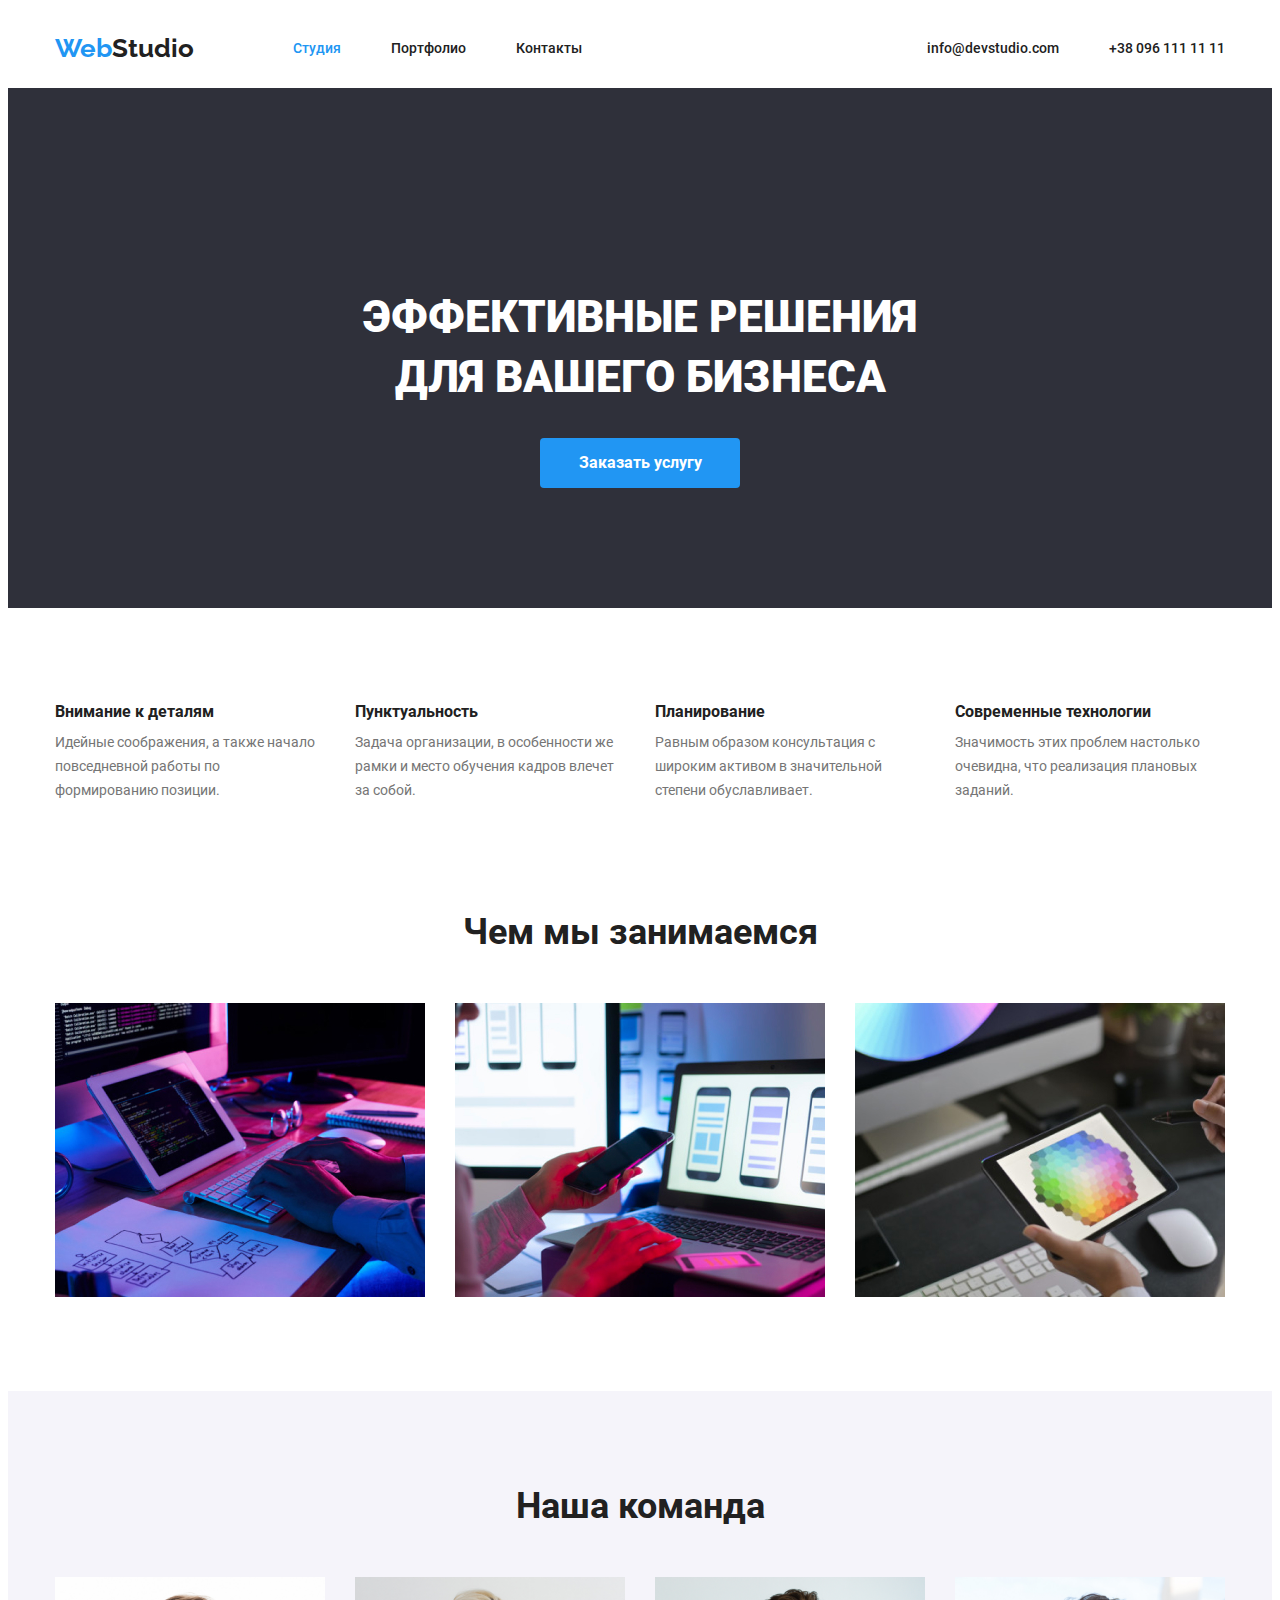
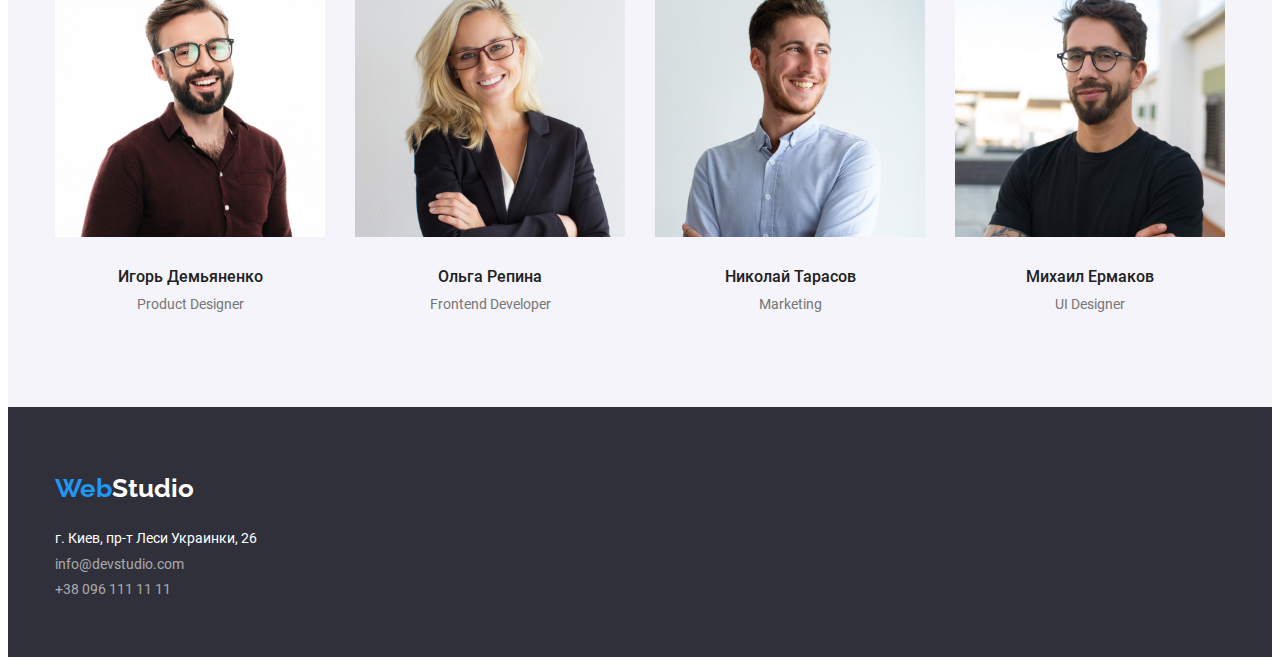
<file: index.html>
<!DOCTYPE html>
<html lang="ru">
<head>
    <meta charset="UTF-8">
    <meta name="viewport" content="width=device-width, initial-scale=1.0">
    <title>Студия</title>
    <link href="https://fonts.googleapis.com/css2?family=Raleway:wght@700&display=swap" rel="stylesheet">
    <link rel="stylesheet" href="https://cdnjs.cloudflare.com/ajax/libs/modern-normalize/1.0.0/modern-normalize.min.css" integrity="sha512-ISS7cAi1PEhQ8jnbJpJZMd29NlhNj4AWYyLOSp2CE/CsHxTCu+r+t0D2yoJudVrd0/8fTVPUVDzY5Tvli75u/g==" crossorigin="anonymous" />
    <link rel="stylesheet" href="./css/style.css">
</head>
<body class="body">
  <header class="header">
    <div class="container-menu">
    <a class="logo-header" href="index.html">
       <span class="logo-web">Web</span><span class="logo-studio">Studio</span>
    </a>
    <nav class="menu">
     <ul class="list-menu">
       <li class="item-menu"><a class="link-menu link-studia" href="#contacts">Студия</a></li> 
       <li class="item-menu"><a class="link-menu" href="portfolio.html">Портфолио</a></li>
       <li class="item-menu"><a class="link-menu" href="index.html">Контакты</a></li> 
     </ul>
    </nav>
     <ul class="list-contacts">
       <li class="item-contacts" ><a class="link-contacts" href="mailto:info@devstudio.com">info@devstudio.com</a></li>
       <li class="item-contacts"><a class="link-contacts" href="tel:++380961111111">+38 096 111 11 11</a></li>
     </ul> 
    </div>   
  </header> 
  <section class="service-order">
   <div class="container-service-order">
    <h1 class="service-order-text">Эффективные решения для вашего бизнеса</h1>
    <button class="button" type="button">Заказать услугу</button>
   </div>  
  </section>  
  <section class="description">
   <h2 hidden>description</h2>
    <div class="container container-description">
    <ul class="list-description">
      <li class="item-description">
        <h3 class="description-heading">Внимание к деталям</h3>
        <p class="description-text">
          Идейные соображения, а также начало повседневной работы по формированию позиции.
        </p>
      </li>
      <li class="item-description">
        <h3 class="description-heading">Пунктуальность</h3>
        <p class="description-text">
          Задача организации, в особенности же рамки и место обучения кадров влечет за собой.
        </p>
      </li>
      <li class="item-description">
        <h3 class="description-heading">Планирование</h3>
        <p class="description-text">
          Равным образом консультация с широким активом в значительной степени обуславливает.
        </p>
      </li>
      <li class="item-description">
        <h3 class="description-heading">Современные технологии</h3>
        <p class="description-text">
          Значимость этих проблем настолько очевидна, что реализация плановых заданий.
        </p>
      </li>
    </ul>
    </div>
  </section>
  <section class="about">
    <h2 class="about-heading">Чем мы занимаемся</h2>
    <div class="container">
     <ul class="list-about">
       <li class="item-about">
         <img class="about-img" src="./images/activity/img.jpg" alt="" width="370" height="294"
         ></li>
       <li class="item-about">
         <img class="about-img" src="./images/activity/img1.jpg" alt="" width="370" height="294"
         ></li>
       <li class="item-about">
         <img class="about-img" src="./images/activity/img2.jpg" alt="" width="370" height="294">
        </li>
     </ul>
    </div>
  </section>
  <section class="team">
    <h2 class="team-heading">Наша команда</h2>
    <div class="container">
    <ul class="list-team">
      <li class="item-team">
        <img class="team-img" src="./images/team/img1.jpg" alt="Игорь Демьяненко" width="270" height="260">
        <h3 class="worker-name">Игорь Демьяненко</h3>
        <p class="worker-position" lang="en">Product Designer</p>
      </li>
      <li class="item-team">
        <img class="team-img" src="./images/team/img2.jpg" alt="Ольга Репина" width="270" height="260">
        <h3 class="worker-name">Ольга Репина</h3>
        <p class="worker-position" lang="en">Frontend Developer</p>
      </li>
      <li class="item-team">
        <img class="team-img" src="./images/team/img3.jpg" alt="Николай Тарасов" width="270" height="260">
        <h3 class="worker-name">Николай Тарасов</h3>
        <p class="worker-position" lang="en">Marketing</p>
      </li>
      <li class="item-team">
        <img class="team-img" src="./images/team/img4.jpg" alt="Михаил Ермаков" width="270" height="260">
        <h3 class="worker-name">Михаил Ермаков</h3>
        <p class="worker-position" lang="en">UI Designer</p>
      </li>
    </ul>
  </div>
  </section>
  <footer class="footer">
    <div class="container">
    <a href="index.html">
      <span class="logo-footer">
        <span class="logo-web">Web</span><span class="logo-studio-footer">Studio</span>
      </span>
    </a>
    <address id="contacts">
     <ul>
      <li>
        <a class="footer-link-map" href="https://goo.gl/maps/ACdzL3tpui1tPzMU7" target="_blank" rel="noopener noreferer">г. Киев, пр-т Леси Украинки, 26</a>
      </li>
      <li>
        <a class="footer-link-contacts" href="mailto:info@devstudio.com">info@devstudio.com</a>
      </li>
      <li>
        <a class="footer-link-contacts" href="tel:++380961111111">+38 096 111 11 11</a>
      </li>
    </ul> 
    </address>
  </div>
  </footer>
</body>
</html>
</file>
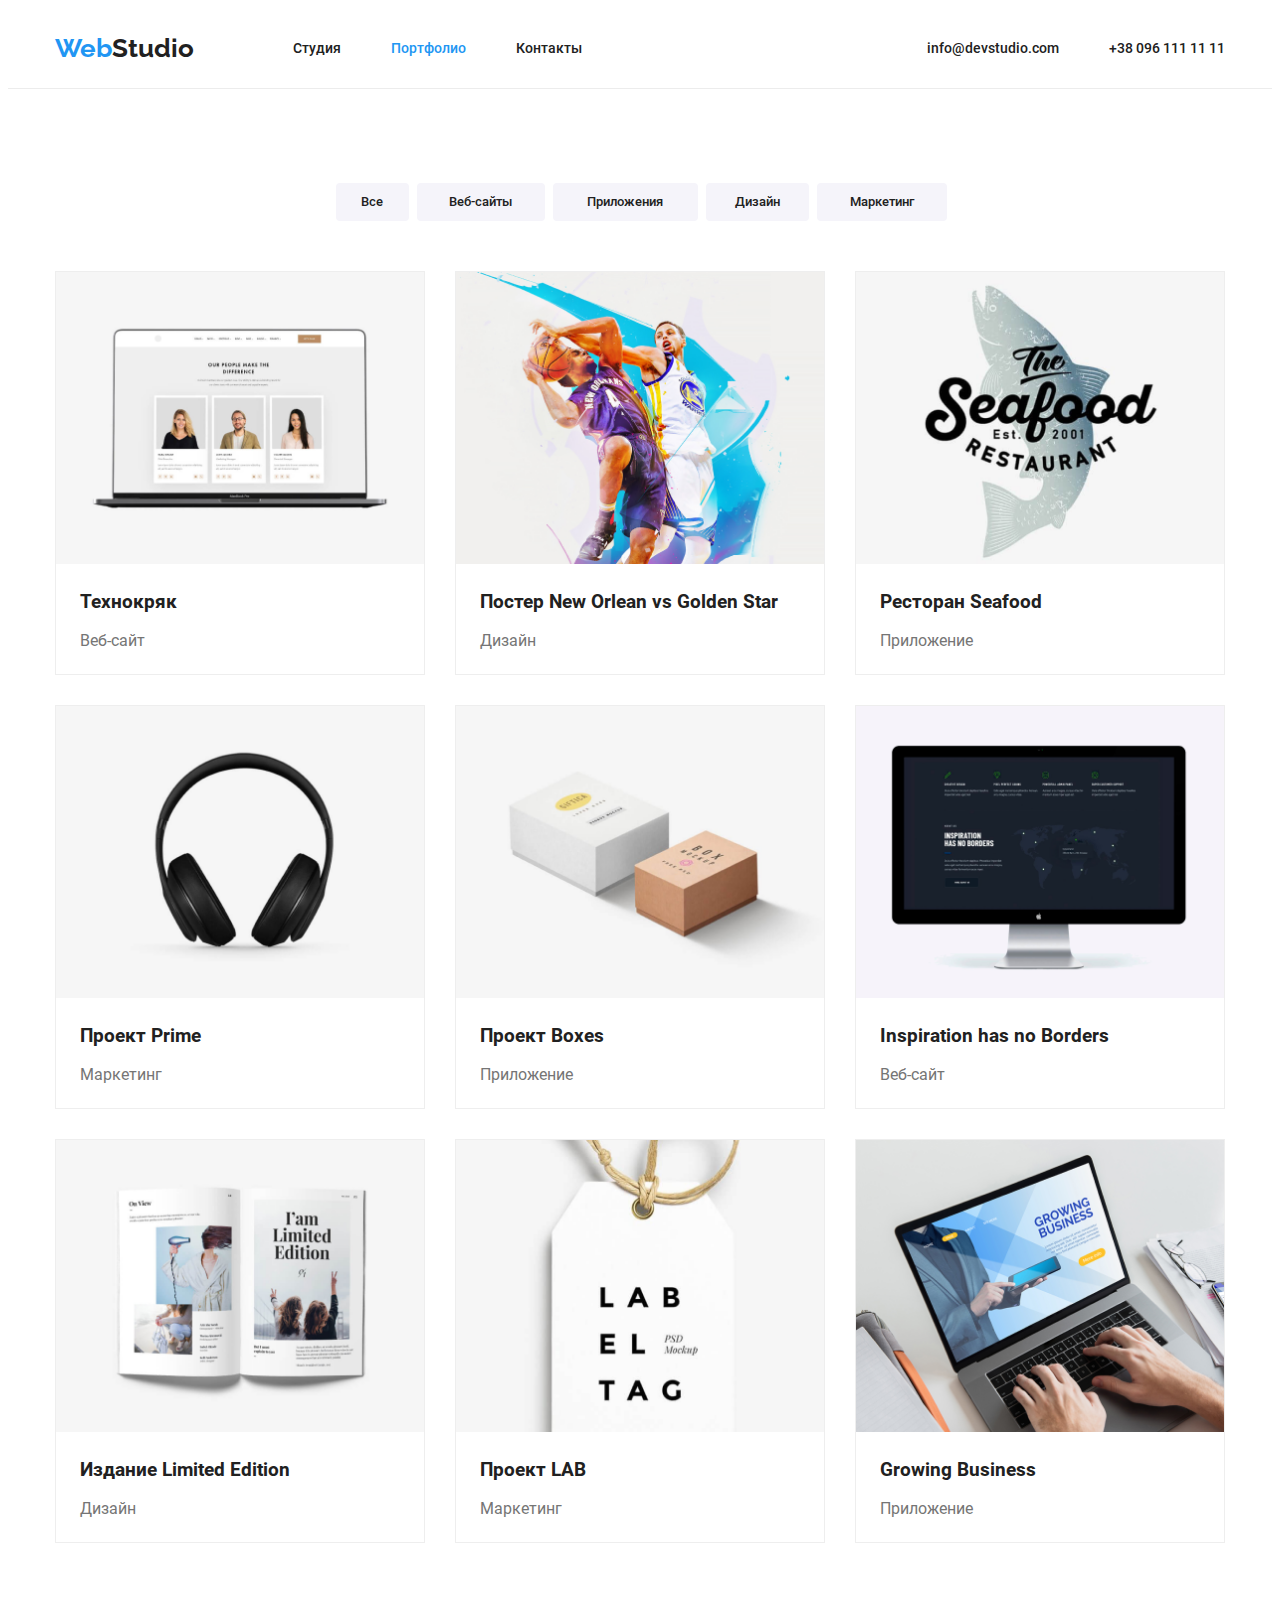
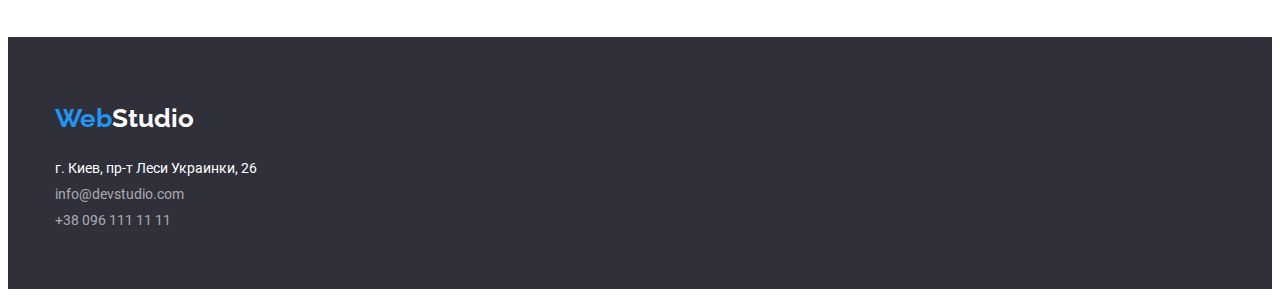
<file: portfolio.html>
<!DOCTYPE html>
<html lang="ru">
<head>
    <meta charset="UTF-8">
    <meta name="viewport" content="width=device-width, initial-scale=1.0">
    <title>Портфолио</title>
    <link href="https://fonts.googleapis.com/css2?family=Raleway:wght@700&display=swap" rel="stylesheet">
    <link rel="stylesheet" href="https://cdnjs.cloudflare.com/ajax/libs/modern-normalize/1.0.0/modern-normalize.min.css" integrity="sha512-ISS7cAi1PEhQ8jnbJpJZMd29NlhNj4AWYyLOSp2CE/CsHxTCu+r+t0D2yoJudVrd0/8fTVPUVDzY5Tvli75u/g==" crossorigin="anonymous" />
    <link rel="stylesheet" href="./css/portfolio.css">
</head>
<body>


  <header class="header">
    <div class="container-menu">
    <a class="logo-header" href="index.html">
       <span class="logo-web">Web</span><span class="logo-studio">Studio</span>
    </a>
    <nav class="menu">
     <ul class="list-menu">
       <li class="item-menu"><a class="link-menu" href="index.html">Студия</a></li> 
       <li class="item-menu"><a class="link-menu link-studia" href="portfolio.html">Портфолио</a></li>
       <li class="item-menu"><a class="link-menu" href="index.html">Контакты</a></li> 
     </ul>
    </nav>
     <ul class="list-contacts">
       <li class="item-contacts" ><a class="link-contacts" href="mailto:info@devstudio.com">info@devstudio.com</a></li>
       <li class="item-contacts"><a class="link-contacts" href="tel:++380961111111">+38 096 111 11 11</a></li>
     </ul> 
    </div>   
  </header>


      <section class="categories">
       <div class="container-categories">
        <h2 hidden>categories</h2>
         <ul class="list-categories">
           <li class="item-categories">
             <button class="link-categories link-all">Все</button> 
           </li>
           <li class="item-categories"> 
             <button class="link-categories link-web">Веб-сайты</button> 
           </li>
           <li class="item-categories"> 
             <button class="link-categories link-annexes">Приложения</button>
           </li>
           <li class="item-categories">
             <button class="link-categories link-design">Дизайн</button>
           </li>
           <li class="item-categories">
             <button class="link-categories link-marketing">Маркетинг</button> 
           </li>
         </ul>
       </div>
      </section> 


      <section class="portfolio">
       <div class="container"> 
        <h1 hidden>portfolio</h1>
          <ul class="list-portfolio">
            <li class="item-portfolio an-exception">
              <div class="link-portfolio">
               <a href="portfolio.html">
                <img class="portfolio-img" src="./images/portfolio/img1.png" alt="">
                  <h3 class="portfolio-heading" >Технокряк</h3>
                  <p class="portfolio-text" >Веб-сайт</p>
               </a>
              </div> 
            </li>
            <li class="item-portfolio an-exception">
              <div class="link-portfolio">
               <a href="portfolio.html">
                <img src="./images/portfolio/img2.png" alt="">
                  <h3 class="portfolio-heading" >Постер New Orlean vs Golden Star</h3>
                  <p class="portfolio-text" >Дизайн</p>
               </a>
              </div> 
            </li>
            <li class="item-portfolio an-exception">
              <div class="link-portfolio">
               <a href="portfolio.html">
                <img src="./images/portfolio/img3.png" alt="">
                  <h3 class="portfolio-heading" >Ресторан Seafood</h3>
                  <p class="portfolio-text" >Приложение</p>
               </a>
              </div> 
            </li>
            <li class="item-portfolio">
              <div class="link-portfolio">
               <a href="portfolio.html">
                <img src="./images/portfolio/img4.png" alt="">
                  <h3 class="portfolio-heading" >Проект Prime</h3>
                  <p class="portfolio-text" >Маркетинг</p>
               </a>
              </div> 
            </li>
            <li class="item-portfolio">
              <div class="link-portfolio">
               <a href="portfolio.html">
                <img src="./images/portfolio/img5.png" alt="">
                  <h3 class="portfolio-heading" >Проект Boxes</h3>
                  <p class="portfolio-text" >Приложение</p>
               </a>
              </div> 
            </li>
            <li class="item-portfolio">
              <div class="link-portfolio">
               <a href="portfolio.html">
                <img src="./images/portfolio/img6.png" alt="">
                  <h3 class="portfolio-heading" >Inspiration has no Borders</h3>
                  <p class="portfolio-text" >Веб-сайт</p>
               </a>
              </div> 
            </li>
            <li class="item-portfolio">
              <div class="link-portfolio">
               <a href="portfolio.html">
                <img src="./images/portfolio/img7.png" alt="">
                  <h3 class="portfolio-heading" >Издание Limited Edition</h3>
                  <p class="portfolio-text" >Дизайн</p>
               </a>
              </div> 
            </li>
            <li class="item-portfolio">
              <div class="link-portfolio">
               <a href="portfolio.html">
                <img src="./images/portfolio/img8.png" alt="">
                  <h3 class="portfolio-heading" >Проект LAB</h3>
                  <p class="portfolio-text" >Маркетинг</p>
               </a>
              </div> 
            </li>
            <li class="item-portfolio">
              <div class="link-portfolio">
               <a href="portfolio.html">
                <img src="./images/portfolio/img9.png" alt="">
                  <h3 class="portfolio-heading" >Growing Business</h3>
                  <p class="portfolio-text" >Приложение</p>
               </a>
              </div> 
            </li>
          </ul>
        </div> 
      </section>


      <footer class="footer">
        <div class="container">
        <a href="index.html">
          <span class="logo-footer">
            <span class="logo-web">Web</span><span class="logo-studio-footer">Studio</span>
          </span>
        </a>
        <address id="contacts">
         <ul list>
          <li>
            <a class="footer-link-map" href="https://goo.gl/maps/ACdzL3tpui1tPzMU7" target="_blank" rel="noopener noreferer">г. Киев, пр-т Леси Украинки, 26</a>
          </li>
          <li>
            <a class="footer-link-contacts" href="mailto:info@devstudio.com">info@devstudio.com</a>
          </li>
          <li>
            <a class="footer-link-contacts" href="tel:++380961111111">+38 096 111 11 11</a>
          </li>
        </ul> 
        </address>
      </div>
      </footer>  
    
</body>
</html>
</file>
<file: css/style.css>
/* roboto-regular - latin_cyrillic */
@font-face {
    font-family: 'Roboto';
    font-style: normal;
    font-weight: 400;
    src: url('../fonts/roboto-v20-latin_cyrillic-regular.eot'); /* IE9 Compat Modes */
    src: local('Roboto'), local('Roboto-Regular'),
         url('../fonts/roboto-v20-latin_cyrillic-regular.eot?#iefix') format('embedded-opentype'), /* IE6-IE8 */
         url('../fonts/roboto-v20-latin_cyrillic-regular.woff2') format('woff2'), /* Super Modern Browsers */
         url('../fonts/roboto-v20-latin_cyrillic-regular.woff') format('woff'), /* Modern Browsers */
         url('../fonts/roboto-v20-latin_cyrillic-regular.ttf') format('truetype'), /* Safari, Android, iOS */
         url('../fonts/roboto-v20-latin_cyrillic-regular.svg#Roboto') format('svg'); /* Legacy iOS */
  }
  
  @font-face {
    font-family: 'Roboto';
    font-style: normal;
    font-weight: 500;
    src: url('../fonts/roboto-v20-latin_cyrillic-500.eot'); /* IE9 Compat Modes */
    src: local('Roboto Medium'), local('Roboto-Medium'),
         url('../fonts/roboto-v20-latin_cyrillic-500.eot?#iefix') format('embedded-opentype'), /* IE6-IE8 */
         url('../fonts/roboto-v20-latin_cyrillic-500.woff2') format('woff2'), /* Super Modern Browsers */
         url('../fonts/roboto-v20-latin_cyrillic-500.woff') format('woff'), /* Modern Browsers */
         url('../fonts/roboto-v20-latin_cyrillic-500.ttf') format('truetype'), /* Safari, Android, iOS */
         url('../fonts/roboto-v20-latin_cyrillic-500.svg#Roboto') format('svg'); /* Legacy iOS */
  }
  
  @font-face {
    font-family: 'Roboto';
    font-style: normal;
    font-weight: 700;
    src: url('../fonts/roboto-v20-latin_cyrillic-700.eot'); /* IE9 Compat Modes */
    src: local('Roboto Bold'), local('Roboto-Bold'),
         url('../fonts/roboto-v20-latin_cyrillic-700.eot?#iefix') format('embedded-opentype'), /* IE6-IE8 */
         url('../fonts/roboto-v20-latin_cyrillic-700.woff2') format('woff2'), /* Super Modern Browsers */
         url('../fonts/roboto-v20-latin_cyrillic-700.woff') format('woff'), /* Modern Browsers */
         url('../fonts/roboto-v20-latin_cyrillic-700.ttf') format('truetype'), /* Safari, Android, iOS */
         url('../fonts/roboto-v20-latin_cyrillic-700.svg#Roboto') format('svg'); /* Legacy iOS */
  }
  
  @font-face {
    font-family: 'Roboto';
    font-style: normal;
    font-weight: 900;
    src: url('../fonts/roboto-v20-latin_cyrillic-900.eot'); /* IE9 Compat Modes */
    src: local('Roboto Black'), local('Roboto-Black'),
         url('../fonts/roboto-v20-latin_cyrillic-900.eot?#iefix') format('embedded-opentype'), /* IE6-IE8 */
         url('../fonts/roboto-v20-latin_cyrillic-900.woff2') format('woff2'), /* Super Modern Browsers */
         url('../fonts/roboto-v20-latin_cyrillic-900.woff') format('woff'), /* Modern Browsers */
         url('../fonts/roboto-v20-latin_cyrillic-900.ttf') format('truetype'), /* Safari, Android, iOS */
         url('../fonts/roboto-v20-latin_cyrillic-900.svg#Roboto') format('svg'); /* Legacy iOS */
  }

:root {
    --black: #212121;
    --light-grey: #757575;
    --blue: #2196F3;
    --white: #ffffff;
    --background-dark-grey: #2F303A;
    --background-light-grey: #F5F4FA;
}

html {
    box-sizing: border-box;
}

*,
*::before,
*::after {
    box-sizing: inherit;
}

  .body {
    max-width: 1600px;  
    font-family: roboto, sans-serif;
    font-weight: 400;
    font-size: 14px;
    line-height: 1.17;
  }

  img {
    display: block;
    width: 100%;
    height: auto;
}

h1,
h2,
h3,
p {
  margin-top: 0;
}

ul {
    list-style: none;
    padding-inline-start: 0px;
    margin-top: 0;
    margin-bottom: 0;
}

a {
    text-decoration: none;
}



.header {
   
    background-color: var(--white);
}

.container-menu {
    display: flex;
    align-items: center;
    max-width: 1200px;
    max-height: 80px;
    padding-left: 15px;
    padding-right: 15px;
    margin-left: auto;
    margin-right: auto;
}

.logo-header {
    display: inline-block;
    width: 145px;
    height: 31px;
    font-family: raleway;
    font-size: 26px;
    font-weight: 700;
    line-height: 1.17;
}

.menu {
    margin-left: 93px; 
}

.logo-web {
    color: var(--blue);
}

.logo-studio {
    color: var(--black);
}

.list-menu {
    display: flex;

}

.item-menu:not(:last-child) {
    margin-right: 50px;
}

.list-contacts {
    display: flex;
    margin-left: auto;
}

.list-contacts .item-contacts + .item-contacts {
    margin-left: 50px;
}

.link-contacts {
    display: block;
    padding-top: 32px;
    padding-bottom: 32px;

    color: var(--black);
    font-family: roboto;
    font-weight: 500;
    line-height: 1.17;
}

.link-contacts:hover {
    color: var(--blue);
}

..link-contacts:focus {
    color: var(--blue);
}

.link-menu {
    display: block;
    padding-top: 32px;
    padding-bottom: 32px;

    color: var(--black);
    font-family: roboto;
    font-size: 14px;
    font-weight: 500;
    line-height: 1.17;
    
}

.link-studia {
    color: var(--blue);
}

.link-menu:hover {
    color: var(--blue);
}

.service-order {
    background-color: var(--background-dark-grey);
    padding-top: 200px;
    padding-bottom: 200px;
}

.container-service-order {
    display: flex;
    flex-wrap: wrap;
    max-width: 696px;
    max-height: 120px;
    margin-left: auto;
    margin-right: auto;
    padding-left: 50px;
    padding-right: 50px;
}

.button {
    width: 200px;
    height: 50px;
    background-color: var(--blue);
    color: var(--white);
    padding: 0px;
    margin-top: 30px;
    border: 0px;
    border-radius: 4px;
    font-family: roboto;
    font-size: 16px;
    font-weight: 700;
    margin-top: 0;
    margin-left: auto;
    margin-right: auto;
}

.service-order-text {
    color: var(--white);
    font-family: roboto;
    font-weight: 900;
    line-height: 1.36;
    font-size: 44px;
    text-align: center;
    text-transform: uppercase;
    margin-bottom: 30px;
}

.container {
    max-width: 1200px;
    padding-left: 15px;
    padding-right: 15px;
    margin-left: auto;
    margin-right: auto;
}

.description {
    padding-top: 94px;
    padding-bottom: 94px;
}

.list-description {
    display: flex;
    flex-wrap: wrap;
    padding: 0;
    margin-left: -30px;
}

.item-description {
    flex-basis: calc(100% / 4 - 30px);
    margin-left: 30px;
}

.description {
    background-color: var(--white);
}

.description-heading {
    color: var(--black);
    font-family: roboto;
    font-weight: 700;
    line-height: 1.17;
    margin-bottom: 10px;
}

.description-text {
    color: var(--light-grey);
    font-family: roboto;
    font-weight: 400;
    line-height: 1.71;
}

.about {
    padding-bottom: 94px;
}

.about-img {
    width: 370px;
    height: 294px;
}

.about-heading {
    color: var(--black);
    font-family: roboto;
    font-weight: 700;
    line-height: 1.17;
    font-size: 36px;
    text-align: center;
    margin-bottom: 50px;
}

.list-about {
    display: flex;
    flex-wrap: wrap;
    padding: 0;
    margin-left: -30px;
}

.item-about {
    flex-basis: calc(100% / 3 - 30px);
    margin-left: 30px;
}

.team-img {
    width: 270px;
    height: 260px;
}

.team {
    background-color: var(--background-light-grey);
    padding-top: 94px;
    padding-bottom: 94px;
}

.list-team {
    display: flex;
    flex-wrap: wrap;
    padding: 0;
    margin-left: -30px;
}

.item-team {
    margin-left: 30px;
    flex-basis: calc(100% / 4 - 30px);
}

.team-heading {
    color: var(--black);
    font-family: roboto;
    font-weight: 700;
    line-height: 1.17;
    font-size: 36px;
    text-align: center;
    margin-bottom: 50px;
}

.worker-name {
    color: var(--black);
    font-family: roboto;
    font-weight: 500;
    line-height: 1.17;
    text-align: center;
    margin-top: 30px;
    margin-bottom: 0;
}

.worker-position {
    color: var(--light-grey);
    font-family: roboto;
    font-weight: 400;
    line-height: 1.17;
    text-align: center;
    margin-top: 10px;
    margin-bottom: 0;
}

.footer {
    background-color: var(--background-dark-grey);
    padding-top: 60px;
    padding-bottom: 60px;
}

.footer-link-map {
    display: inline-block;
    margin-top: 20px;
    color: var(--white);
    font-family: roboto;
    font-weight: 400;
    line-height: 1.17;
    font-size: 14px;
    font-style: normal;
}

.footer-link-map:hover {
    color: var(--blue);
}

.footer-link-contacts {
    display: inline-block;
    margin-top: 9px;
    color: rgba(255, 255, 255, 0.6);
    font-family: roboto;
    font-weight: 400;
    line-height: 1.17;
    font-size: 14px;
    font-style: normal;
}

.footer-link-contacts:hover {
    color: rgba(33, 150, 243, 1);
}

.footer-link-contacts:focus {
    color: rgba(33, 150, 243, 1);
}

.logo-studio-footer {
    color: var(--white);
}

.logo-footer {
    font-family: Raleway;
    font-weight: 700;
    line-height: 1.67;
    font-size: 26px;
}
</file>
<file: css/portfolio.css>
/* roboto-regular - latin_cyrillic */
@font-face {
    font-family: 'Roboto';
    font-style: normal;
    font-weight: 400;
    src: url('../fonts/roboto-v20-latin_cyrillic-regular.eot'); /* IE9 Compat Modes */
    src: local('Roboto'), local('Roboto-Regular'),
         url('../fonts/roboto-v20-latin_cyrillic-regular.eot?#iefix') format('embedded-opentype'), /* IE6-IE8 */
         url('../fonts/roboto-v20-latin_cyrillic-regular.woff2') format('woff2'), /* Super Modern Browsers */
         url('../fonts/roboto-v20-latin_cyrillic-regular.woff') format('woff'), /* Modern Browsers */
         url('../fonts/roboto-v20-latin_cyrillic-regular.ttf') format('truetype'), /* Safari, Android, iOS */
         url('../fonts/roboto-v20-latin_cyrillic-regular.svg#Roboto') format('svg'); /* Legacy iOS */
  }
 
  @font-face {
    font-family: 'Roboto';
    font-style: normal;
    font-weight: 500;
    src: url('../fonts/roboto-v20-latin_cyrillic-500.eot'); /* IE9 Compat Modes */
    src: local('Roboto Medium'), local('Roboto-Medium'),
         url('../fonts/roboto-v20-latin_cyrillic-500.eot?#iefix') format('embedded-opentype'), /* IE6-IE8 */
         url('../fonts/roboto-v20-latin_cyrillic-500.woff2') format('woff2'), /* Super Modern Browsers */
         url('../fonts/roboto-v20-latin_cyrillic-500.woff') format('woff'), /* Modern Browsers */
         url('../fonts/roboto-v20-latin_cyrillic-500.ttf') format('truetype'), /* Safari, Android, iOS */
         url('../fonts/roboto-v20-latin_cyrillic-500.svg#Roboto') format('svg'); /* Legacy iOS */
  }
 
  @font-face {
    font-family: 'Roboto';
    font-style: normal;
    font-weight: 700;
    src: url('../fonts/roboto-v20-latin_cyrillic-700.eot'); /* IE9 Compat Modes */
    src: local('Roboto Bold'), local('Roboto-Bold'),
         url('../fonts/roboto-v20-latin_cyrillic-700.eot?#iefix') format('embedded-opentype'), /* IE6-IE8 */
         url('../fonts/roboto-v20-latin_cyrillic-700.woff2') format('woff2'), /* Super Modern Browsers */
         url('../fonts/roboto-v20-latin_cyrillic-700.woff') format('woff'), /* Modern Browsers */
         url('../fonts/roboto-v20-latin_cyrillic-700.ttf') format('truetype'), /* Safari, Android, iOS */
         url('../fonts/roboto-v20-latin_cyrillic-700.svg#Roboto') format('svg'); /* Legacy iOS */
  }
 
  @font-face {
    font-family: 'Roboto';
    font-style: normal;
    font-weight: 900;
    src: url('../fonts/roboto-v20-latin_cyrillic-900.eot'); /* IE9 Compat Modes */
    src: local('Roboto Black'), local('Roboto-Black'),
         url('../fonts/roboto-v20-latin_cyrillic-900.eot?#iefix') format('embedded-opentype'), /* IE6-IE8 */
         url('../fonts/roboto-v20-latin_cyrillic-900.woff2') format('woff2'), /* Super Modern Browsers */
         url('../fonts/roboto-v20-latin_cyrillic-900.woff') format('woff'), /* Modern Browsers */
         url('../fonts/roboto-v20-latin_cyrillic-900.ttf') format('truetype'), /* Safari, Android, iOS */
         url('../fonts/roboto-v20-latin_cyrillic-900.svg#Roboto') format('svg'); /* Legacy iOS */
  }

  :root {
    --black: #212121;
    --light-grey: #757575;
    --blue: #2196F3;
    --white: #ffffff;
    --background-dark-grey: #2F303A;
    --background-light-grey: #F5F4FA;
}  

  html {
    box-sizing: border-box;
}

*,
*::before,
*::after {
    box-sizing: inherit;
}

  .body {
    max-width: 1600px;  
    font-family: roboto, sans-serif;
    font-Weight: 400
    font-size: 14px;
    line-height: 1.17;
  } 

  h1,
  h2,
  h3,
  p {
    margin-top: 0;
  }

img {
    display: block;
    width: 100%;
    height: auto;
}

a {
    text-decoration: none;
}

ul {
    list-style: none;
    padding-inline-start: 0px;
    margin-top: 0;
    margin-bottom: 0;
}

.header {
    background-color: var(--white);
    border-bottom: 1px solid #ECECEC;
}

.container-menu {
    display: flex;
    align-items: center;
    max-width: 1200px;
    max-height: 80px;
    padding-left: 15px;
    padding-right: 15px;
    margin-left: auto;
    margin-right: auto;
}

.logo-header {
    display: inline-block;
    width: 145px;
    height: 31px;
    font-family: raleway;
    font-size: 26px;
    font-weight: 700;
    line-height: 1.17;
}

.menu {
    margin-left: 93px; 
}

.logo-web {
    color: var(--blue);
}

.logo-studio {
    color: var(--black);
}

.list-menu {
    display: flex;

}

.item-menu:not(:last-child) {
    margin-right: 50px;
}

.list-contacts {
    display: flex;
    margin-left: auto;
}

.list-contacts .item-contacts + .item-contacts {
    margin-left: 50px;
}

.link-contacts {
    display: block;
    padding-top: 32px;
    padding-bottom: 32px;

    color: var(--black);
    font-family: roboto;
    font-weight: 500;
    line-height: 1.17;
    font-size: 14px;
}

.link-contacts:hover {
    color: var(--blue);
}

..link-contacts:focus {
    color: var(--blue);
}

.link-menu {
    display: block;
    padding-top: 32px;
    padding-bottom: 32px;

    color: var(--black);
    font-family: roboto;
    font-size: 14px;
    font-weight: 500;
    line-height: 1.17;
    
}

.link-studia {
    color: var(--blue);
}

.link-menu:hover {
    color: var(--blue);
}

.container {
    max-width: 1200px;
    padding-left: 15px;
    padding-right: 15px;
    margin-left: auto;
    margin-right: auto;
}

.categories {
    padding-top: 94px;
    padding-bottom: 50px;
}

.container-categories {
    max-width: 609px;
    margin-left: auto;
    margin-right: auto;
}

.list-categories {
    display: flex;
}

.item-categories:not(:last-child) {
    margin-right: 8px;
}

.link-categories {
    background-color: var(--background-light-grey);
    color: var(--black);
    font-family: roboto;
    font-weight: 500;
    line-height: 1.62;
    border-width: 0px;
    border-radius: 4px;
    padding: 0px;
}

.link-categories:hover {
    display: inline-block;
    background-color: var(--blue);
    color: var(--white);
}

.link-categories:focus {
    display: inline-block;
    background-color: var(--blue);
    color: var(--white);
}

.link-all {
    width: 73px;
    height: 38px;
}

.link-web {
    width: 128px;
    height: 38px;
}

.link-annexes {
    width: 145px;
    height: 38px;
}

.link-design {
    width: 103px;
    height: 38px;
}

.link-marketing {
    width: 130px;
    height: 38px;
}

.portfolio {
    padding-bottom: 94px;
}

.list-portfolio {
    display: flex;
    flex-wrap: wrap;
    align-items: flex-start;
    margin-left: -px;
    margin-top: px;
}

.item-portfolio {
    flex-basis: calc((100% - 60px) / 3);
    margin-right: 30px;
}

.item-portfolio:nth-child(3n) {
    margin-right: 0px;
}

.item-portfolio:not(.an-exception) {
    margin-top: 30px;
}

.link-portfolio {
    box-sizing: border-box;
    max-width: 370px;
    max-height: 404px;
    border: 1px solid #eee;
}

portfolio-img {
    max-width: 370px;
    max-height: 294px;
}

.portfolio-heading {
    color: var(--black);
    font-family: roboto;
    font-weight: 700;
    line-height: 2;
    margin-top: 20px;
    margin-bottom: 0;
    margin-left: 24px;
}

.portfolio-text {
    color: var(--light-grey);
    font-family: roboto;
    font-weight: 400;
    line-height: 1.87;
    margin-top: 4px;
    margin-bottom: 20px;
    margin-left: 24px;
}

.footer {
    background-color: var(--background-dark-grey);
    padding-top: 60px;
    padding-bottom: 60px;
}

.footer-link-map {
    display: inline-block;
    margin-top: 20px;
    color: var(--white);
    font-family: roboto;
    font-weight: 400;
    line-height: 1.17;
    font-size: 14px;
    font-style: normal;
}

.footer-link-map:hover {
    color: var(--blue);
}

.footer-link-contacts {
    display: inline-block;
    margin-top: 9px;
    color: rgba(255, 255, 255, 0.6);
    font-family: roboto;
    font-weight: 400;
    line-height: 1.17;
    font-size: 14px;
    font-style: normal;
}

.footer-link-contacts:hover {
    color: rgba(33, 150, 243, 1);
}

.footer-link-contacts:focus {
    color: rgba(33, 150, 243, 1);
}

.logo-studio-footer {
    color: var(--white);
}

.logo-footer {
    font-family: Raleway;
    font-weight: 700;
    line-height: 1.67;
    font-size: 26px;
}
</file>
